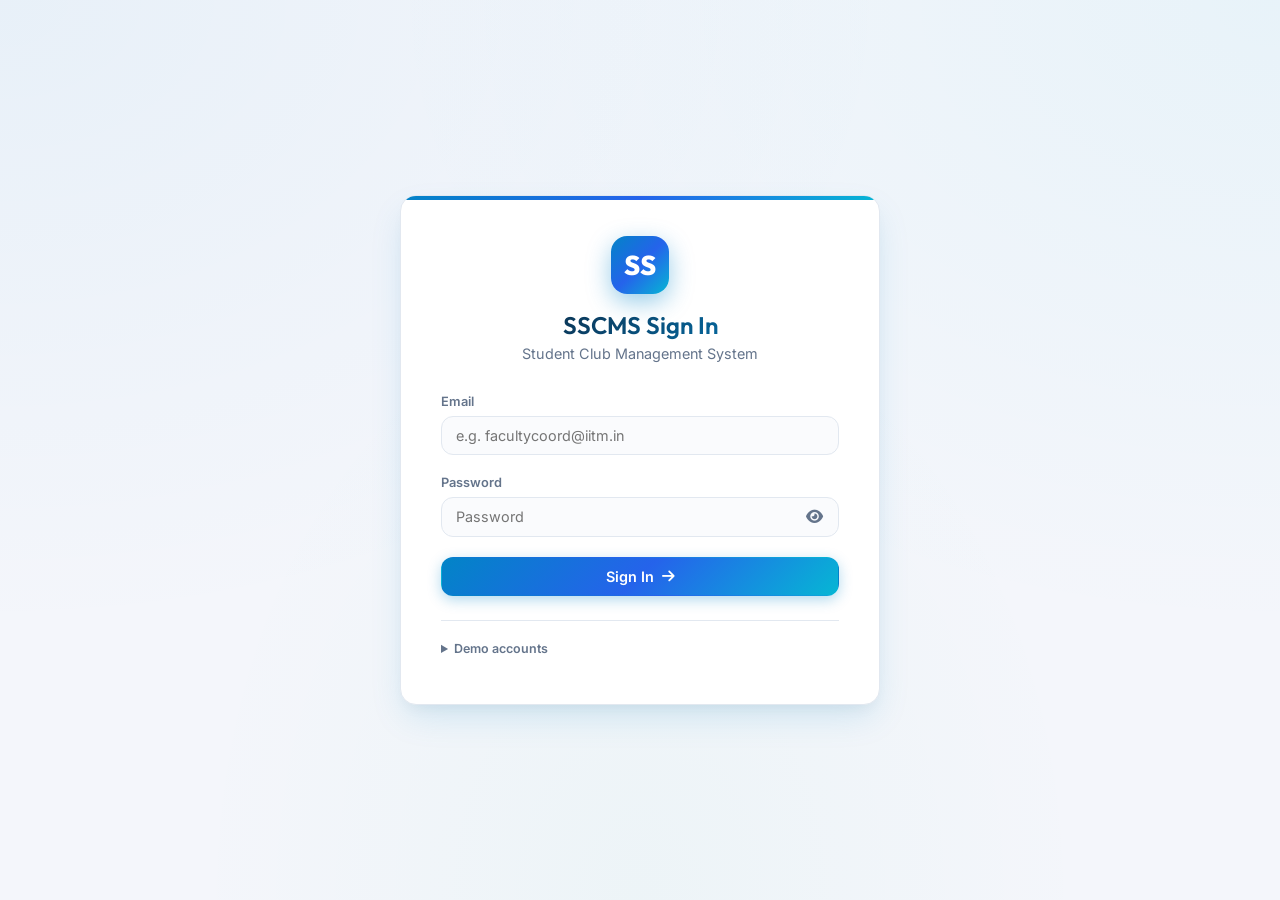
<file: Frontend/index.html>
<!DOCTYPE html>
<html lang="en">

<head>
    <meta charset="UTF-8">
    <meta name="viewport" content="width=device-width, initial-scale=1.0">
    <title>SSCMS - Sign In</title>
    <script>
        // Computes a correct <base> from the actual URL instead of a hardcoded
        // absolute path, so relative script/asset paths resolve whether this
        // file is opened directly (file://) or through a static server that
        // redirects "/index.html" to a clean URL without the filename.
        (function () {
            var href = window.location.href.split(/[?#]/)[0];
            var dir = href.endsWith(".html") ? href.substring(0, href.lastIndexOf("/") + 1) : (href.endsWith("/") ? href : href + "/");
            var base = document.createElement("base");
            base.href = dir;
            document.head.appendChild(base);
        })();
    </script>
    <link rel="preconnect" href="https://fonts.googleapis.com">
    <link rel="preconnect" href="https://fonts.gstatic.com" crossorigin>
    <link
        href="https://fonts.googleapis.com/css2?family=Inter:wght@300;400;500;600;700&family=Outfit:wght@400;500;600;700;800&display=swap"
        rel="stylesheet">
    <link rel="stylesheet" href="https://cdnjs.cloudflare.com/ajax/libs/font-awesome/6.4.0/css/all.min.css">
    <link rel="stylesheet" href="shared/css/variables.css">
    <style>
        body {
            display: flex;
            align-items: center;
            justify-content: center;
            padding: 2rem;
        }

        .login-card {
            width: 100%;
            max-width: 480px;
            background-color: var(--bg-card);
            border: 1.5px solid var(--border-color);
            border-radius: var(--border-radius-lg);
            box-shadow: var(--shadow-premium);
            padding: 2.5rem;
            position: relative;
            overflow: hidden;
        }

        .login-card::before {
            content: '';
            position: absolute;
            top: 0;
            left: 0;
            right: 0;
            height: 4px;
            background: var(--grad-primary);
        }

        .login-header {
            text-align: center;
            margin-bottom: 2rem;
        }

        .login-header .logo-icon {
            width: 58px;
            height: 58px;
            margin: 0 auto 1rem;
            font-size: 1.7rem;
            border-radius: 16px;
            box-shadow: 0 8px 24px rgba(2, 132, 199, 0.4);
        }

        .login-header h1 {
            font-size: 1.5rem;
            background: linear-gradient(135deg, #0f172a 0%, #0284c7 100%);
            -webkit-background-clip: text;
            -webkit-text-fill-color: transparent;
        }

        .login-header p {
            color: var(--text-muted);
            font-size: 0.9rem;
            margin-top: 0.35rem;
        }

        .role-grid {
            display: grid;
            gap: 0.75rem;
            margin-bottom: 1.5rem;
        }

        .role-option {
            display: flex;
            align-items: center;
            gap: 0.85rem;
            padding: 0.9rem 1rem;
            border: 1.5px solid var(--border-color);
            border-radius: var(--border-radius-md);
            cursor: pointer;
            transition: var(--transition);
        }

        .role-option:hover {
            border-color: var(--primary);
            background-color: var(--primary-light);
            transform: translateX(3px);
        }

        .role-option.selected {
            border-color: var(--primary);
            background: linear-gradient(135deg, rgba(2, 132, 199, 0.1) 0%, rgba(6, 182, 212, 0.1) 100%);
            box-shadow: 0 4px 14px rgba(2, 132, 199, 0.15);
        }

        .role-option input {
            accent-color: var(--primary);
            width: 16px;
            height: 16px;
        }

        .role-option i {
            width: 24px;
            text-align: center;
            color: var(--primary);
            font-size: 1.15rem;
        }

        .role-option-label {
            font-weight: 600;
            font-size: 0.9rem;
        }

        #login-error {
            display: none;
            color: var(--danger);
            font-size: 0.82rem;
            margin-bottom: 1rem;
        }

        .demo-accounts {
            margin-top: 1.5rem;
            padding-top: 1.25rem;
            border-top: 1px solid var(--border-color);
            font-size: 0.78rem;
            color: var(--text-muted);
        }

        .demo-accounts summary {
            cursor: pointer;
            font-weight: 600;
            margin-bottom: 0.5rem;
        }

        .demo-accounts code {
            font-size: 0.76rem;
        }

        .demo-accounts table {
            width: 100%;
            border-collapse: collapse;
            margin-top: 0.5rem;
        }

        .demo-accounts td {
            padding: 0.25rem 0.4rem;
            border-bottom: 1px solid var(--border-color);
        }

        #login-submit[disabled] {
            opacity: 0.65;
            cursor: not-allowed;
        }
    </style>
</head>

<body>
    <div class="login-card">
        <div class="login-header">
            <div class="logo-icon">SS</div>
            <h1>SSCMS Sign In</h1>
            <p>Student Club Management System</p>
        </div>

        <form id="login-form">
            <div class="form-group">
                <label class="form-label" for="login-email">Email</label>
                <input type="email" id="login-email" class="form-input" placeholder="e.g. facultycoord@iitm.in" required>
            </div>
            <div class="form-group">
                <label class="form-label" for="login-password">Password</label>
                <div class="password-input-wrap">
                    <input type="password" id="login-password" class="form-input" placeholder="Password" required>
                    <button type="button" class="toggle-password-btn" id="toggle-login-password" title="Show/Hide password" aria-label="Toggle password visibility">
                        <i class="fa-solid fa-eye"></i>
                    </button>
                </div>
            </div>

            <p id="login-error"></p>

            <button type="submit" id="login-submit" class="btn btn-primary" style="width: 100%;">
                Sign In <i class="fa-solid fa-arrow-right"></i>
            </button>
        </form>

        <details class="demo-accounts">
            <summary>Demo accounts</summary>
            <table>
                <tr><td>Faculty Coordinator</td><td><code>facultycoord@iitm.in</code></td><td><code>faculty123</code></td></tr>
                <tr><td>Club President</td><td><code>studentpresident@iitm.in</code></td><td><code>president123</code></td></tr>
                <tr><td>Club Head (Dance Club)</td><td><code>danceclub@iitm.in</code></td><td><code>danceclub123</code></td></tr>
                <tr><td>Student</td><td><code>stu-001@iitm.in</code></td><td><code>student@123</code></td></tr>
            </table>
        </details>
    </div>

    <script src="shared/js/api-config.js"></script>
    <script src="shared/js/api.js"></script>
    <script src="shared/js/session.js"></script>
    <script>
        const DASHBOARD_PATHS = {
            president: "president_dashboard/index.html",
            facultycoordinator: "faculty_coordinator_dashboard/index.html",
            clubhead: "club_head_dashboard/index.html",
            user: "user_dashboard/index.html"
        };

        // If a valid session already exists (e.g. the user refreshed while
        // logged in and landed back here, or opened a stale login bookmark),
        // bounce them straight to their dashboard instead of showing the form.
        const existingSession = (typeof getSession === "function") ? getSession() : null;
        if (existingSession && existingSession.token) {
            const target = DASHBOARD_PATHS[existingSession.role] || DASHBOARD_PATHS.user;
            window.location.replace(target);
        }

        const form = document.getElementById("login-form");
        const errorEl = document.getElementById("login-error");
        const submitBtn = document.getElementById("login-submit");

        // Password visibility toggle
        const togglePwBtn = document.getElementById("toggle-login-password");
        const pwInput = document.getElementById("login-password");
        if (togglePwBtn && pwInput) {
            togglePwBtn.addEventListener("click", () => {
                const isPw = pwInput.type === "password";
                pwInput.type = isPw ? "text" : "password";
                togglePwBtn.innerHTML = isPw ? '<i class="fa-solid fa-eye-slash"></i>' : '<i class="fa-solid fa-eye"></i>';
            });
        }

        form.addEventListener("submit", async (e) => {
            e.preventDefault();
            errorEl.style.display = "none";
            const email = document.getElementById("login-email").value.trim();
            const password = document.getElementById("login-password").value;

            submitBtn.disabled = true;
            submitBtn.innerHTML = "Signing in&hellip;";
            try {
                const loginResponse = await Api.login(email, password);
                const session = establishSessionFromLogin(loginResponse);
                window.location.href = DASHBOARD_PATHS[session.role] || DASHBOARD_PATHS.user;
            } catch (err) {
                errorEl.textContent = err.detail || "Invalid email or password.";
                errorEl.style.display = "block";
                submitBtn.disabled = false;
                submitBtn.innerHTML = "Sign In <i class=\"fa-solid fa-arrow-right\"></i>";
            }
        });
    </script>
</body>

</html>
</file>
<file: Frontend/shared/css/variables.css>
/* Custom CSS for Club President Portal - SSCMS */

/* Reset & Variable Declarations */
:root {
    --primary: #0284c7;
    --primary-hover: #0369a1;
    --primary-light: rgba(2, 132, 199, 0.08);
    --primary-glow: rgba(2, 132, 199, 0.25);
    
    --grad-primary: linear-gradient(135deg, #0284c7 0%, #2563eb 50%, #06b6d4 100%);
    --grad-emerald: linear-gradient(135deg, #10b981 0%, #059669 100%);
    --grad-amber: linear-gradient(135deg, #f59e0b 0%, #d97706 100%);
    --grad-rose: linear-gradient(135deg, #f43f5e 0%, #e11d48 100%);
    --grad-cyan: linear-gradient(135deg, #06b6d4 0%, #0284c7 100%);
    --grad-purple: linear-gradient(135deg, #0369a1 0%, #1d4ed8 100%);
    --grad-sunset: linear-gradient(135deg, #ff5e62 0%, #ff9966 100%);
    
    --bg-main: #f4f6fb;
    --bg-card: #ffffff;
    --bg-sidebar: #ffffff;
    
    --border-color: #e2e8f0;
    --border-hover: #cbd5e1;
    
    --text-main: #0f172a;
    --text-muted: #64748b;
    --text-on-primary: #ffffff;
    
    --success: #10b981;
    --success-light: #ecfdf5;
    --warning: #f59e0b;
    --warning-light: #fffbeb;
    --danger: #ef4444;
    --danger-light: #fef2f2;
    --info: #06b6d4;
    --info-light: #ecfeff;
    
    /* Layout */
    --sidebar-width: 260px;
    --header-height: 80px;
    --border-radius-sm: 8px;
    --border-radius-md: 12px;
    --border-radius-lg: 16px;
    
    /* Shadows & Transitions */
    --shadow-sm: 0 2px 5px rgba(0, 0, 0, 0.03);
    --shadow-md: 0 6px 15px -3px rgba(2, 132, 199, 0.08), 0 2px 6px -2px rgba(0, 0, 0, 0.04);
    --shadow-lg: 0 12px 25px -4px rgba(2, 132, 199, 0.12), 0 4px 10px -4px rgba(0, 0, 0, 0.04);
    --shadow-premium: 0 15px 35px -5px rgba(2, 132, 199, 0.15), 0 8px 15px -6px rgba(0, 0, 0, 0.06);
    --transition: all 0.25s cubic-bezier(0.4, 0, 0.2, 1);
}

* {
    margin: 0;
    padding: 0;
    box-sizing: border-box;
    font-family: 'Inter', sans-serif;
}

body {
    background: radial-gradient(at 0% 0%, rgba(2, 132, 199, 0.05) 0px, transparent 50%),
                radial-gradient(at 100% 0%, rgba(6, 182, 212, 0.05) 0px, transparent 50%),
                radial-gradient(at 50% 100%, rgba(16, 185, 129, 0.03) 0px, transparent 50%),
                var(--bg-main);
    color: var(--text-main);
    min-height: 100vh;
    display: flex;
    overflow-x: hidden;
}

h1, h2, h3, h4, h5, h6 {
    font-family: 'Outfit', sans-serif;
    color: var(--text-main);
    font-weight: 600;
}

button, input, select, textarea {
    font-family: inherit;
    outline: none;
}

/* Layout Shell */
.app-container {
    display: flex;
    width: 100%;
    min-height: 100vh;
}

/* Sidebar navigation */
.sidebar {
    width: var(--sidebar-width);
    background-color: var(--bg-sidebar);
    border-right: 1px solid var(--border-color);
    display: flex;
    flex-direction: column;
    height: 100vh;
    position: fixed;
    left: 0;
    top: 0;
    z-index: 100;
    padding: 1.5rem 1.25rem;
    transition: var(--transition);
    box-shadow: 4px 0 20px rgba(0, 0, 0, 0.02);
}

.logo-section {
    display: flex;
    align-items: center;
    gap: 0.75rem;
    padding: 0.5rem;
    margin-bottom: 2rem;
}

.logo-icon {
    width: 44px;
    height: 44px;
    background: var(--grad-primary);
    color: white;
    border-radius: 12px;
    display: flex;
    align-items: center;
    justify-content: center;
    font-weight: 800;
    font-family: 'Outfit', sans-serif;
    font-size: 1.35rem;
    box-shadow: 0 6px 18px rgba(2, 132, 199, 0.35);
}

.logo-text {
    font-size: 1.25rem;
    font-weight: 700;
    font-family: 'Outfit', sans-serif;
    letter-spacing: -0.5px;
    display: flex;
    flex-direction: column;
    background: linear-gradient(135deg, #0f172a 0%, #0369a1 100%);
    -webkit-background-clip: text;
    -webkit-text-fill-color: transparent;
}

.badge-role {
    font-size: 0.7rem;
    background: linear-gradient(135deg, rgba(2, 132, 199, 0.12) 0%, rgba(6, 182, 212, 0.12) 100%);
    color: var(--primary);
    padding: 2px 8px;
    border-radius: 20px;
    width: max-content;
    margin-top: 2px;
    font-weight: 600;
    border: 1px solid rgba(2, 132, 199, 0.2);
}

.nav-menu {
    list-style: none;
    display: flex;
    flex-direction: column;
    gap: 0.45rem;
    flex-grow: 1;
}

.nav-item {
    width: 100%;
}

.nav-link {
    display: flex;
    align-items: center;
    gap: 0.85rem;
    padding: 0.85rem 1rem;
    color: var(--text-muted);
    text-decoration: none;
    border-radius: var(--border-radius-md);
    font-weight: 500;
    font-size: 0.95rem;
    transition: var(--transition);
    cursor: pointer;
    border: 1px solid transparent;
}

.nav-link i {
    font-size: 1.15rem;
    width: 22px;
    text-align: center;
    transition: var(--transition);
}

.nav-link:hover {
    background-color: var(--primary-light);
    color: var(--primary);
    transform: translateX(3px);
}

.nav-link.active {
    background: linear-gradient(135deg, rgba(2, 132, 199, 0.12) 0%, rgba(6, 182, 212, 0.12) 100%);
    color: var(--primary);
    font-weight: 600;
    border: 1px solid rgba(2, 132, 199, 0.2);
    box-shadow: 0 4px 12px rgba(2, 132, 199, 0.08);
}

.nav-link.active i {
    color: var(--primary);
    transform: scale(1.1);
}

/* User Card */
.user-profile-card {
    margin-top: auto;
    padding: 0.85rem;
    background-color: #f8fafc;
    border-radius: var(--border-radius-md);
    display: flex;
    align-items: center;
    gap: 0.75rem;
    border: 1px solid var(--border-color);
}

.user-avatar {
    width: 40px;
    height: 40px;
    border-radius: 50%;
    background: var(--grad-primary);
    color: white;
    display: flex;
    align-items: center;
    justify-content: center;
    font-weight: 600;
    font-size: 0.95rem;
    box-shadow: 0 2px 8px rgba(2, 132, 199, 0.25);
}

.user-info {
    flex-grow: 1;
    overflow: hidden;
}

.user-name {
    font-size: 0.9rem;
    font-weight: 600;
    color: var(--text-main);
    white-space: nowrap;
    overflow: hidden;
    text-overflow: ellipsis;
}

.user-role {
    font-size: 0.75rem;
    color: var(--text-muted);
}

.logout-btn {
    color: var(--text-muted);
    background: none;
    border: none;
    cursor: pointer;
    transition: var(--transition);
    font-size: 1.05rem;
}

.logout-btn:hover {
    color: var(--danger);
}

.profile-icon-btn {
    color: var(--text-muted);
    background: none;
    border: none;
    cursor: pointer;
    transition: var(--transition);
    font-size: 1.05rem;
}

.profile-icon-btn:hover {
    color: var(--primary);
}

/* Main Content Area */
.main-wrapper {
    margin-left: var(--sidebar-width);
    flex-grow: 1;
    min-height: 100vh;
    display: flex;
    flex-direction: column;
    padding: 1.5rem 2.5rem;
    transition: var(--transition);
}

/* Header */
.top-header {
    height: var(--header-height);
    display: flex;
    align-items: center;
    justify-content: space-between;
    margin-bottom: 2rem;
    border-bottom: 1px solid var(--border-color);
    padding-bottom: 1rem;
}

.header-title-container h1 {
    font-size: 1.85rem;
    font-weight: 700;
    margin-bottom: 0.25rem;
    background: linear-gradient(135deg, #1e293b 0%, #4f46e5 50%, #7c3aed 100%);
    -webkit-background-clip: text;
    -webkit-text-fill-color: transparent;
}

.header-title-container p {
    font-size: 0.9rem;
    color: var(--text-muted);
}

.header-actions {
    display: flex;
    align-items: center;
    gap: 1.25rem;
}

.search-box {
    position: relative;
    width: 300px;
}

.search-box i {
    position: absolute;
    left: 1rem;
    top: 50%;
    transform: translateY(-50%);
    color: var(--text-muted);
    font-size: 0.9rem;
}

.search-box input {
    width: 100%;
    padding: 0.7rem 1rem 0.7rem 2.5rem;
    background-color: var(--bg-card);
    border: 1.5px solid var(--border-color);
    border-radius: var(--border-radius-md);
    font-size: 0.9rem;
    color: var(--text-main);
    transition: var(--transition);
    box-shadow: var(--shadow-sm);
}

.search-box input:focus {
    border-color: var(--primary);
    box-shadow: 0 0 0 3.5px var(--primary-glow);
}

/* Tab Switching Pane */
.tab-pane {
    display: none;
    animation: fadeIn 0.3s ease-in-out;
}

.tab-pane.active {
    display: block;
}

@keyframes fadeIn {
    from { opacity: 0; transform: translateY(4px); }
    to { opacity: 1; transform: translateY(0); }
}

/* Buttons */
.btn {
    display: inline-flex;
    align-items: center;
    justify-content: center;
    gap: 0.5rem;
    padding: 0.65rem 1.25rem;
    border-radius: var(--border-radius-md);
    font-size: 0.9rem;
    font-weight: 600;
    cursor: pointer;
    transition: var(--transition);
    border: 1px solid transparent;
}

.btn-primary {
    background: var(--grad-primary);
    color: var(--text-on-primary);
    box-shadow: 0 4px 14px rgba(2, 132, 199, 0.3);
}

.btn-primary:hover {
    transform: translateY(-2px);
    box-shadow: 0 6px 20px rgba(2, 132, 199, 0.4);
    opacity: 0.95;
}

.btn-secondary {
    background-color: var(--bg-card);
    color: var(--text-main);
    border-color: var(--border-color);
    box-shadow: var(--shadow-sm);
}

.btn-secondary:hover {
    border-color: var(--primary);
    background-color: var(--primary-light);
    color: var(--primary);
    transform: translateY(-1px);
}

.btn-sm {
    padding: 0.45rem 0.9rem;
    font-size: 0.825rem;
}

.btn-text {
    background: none;
    border: none;
    padding: 0;
    color: var(--primary);
    font-weight: 600;
}

.btn-text:hover {
    text-decoration: underline;
}

/* Badges */
.badge {
    display: inline-block;
    padding: 0.3rem 0.7rem;
    font-size: 0.75rem;
    font-weight: 600;
    border-radius: 20px;
    text-transform: capitalize;
    letter-spacing: 0.3px;
}

.badge-success { background: linear-gradient(135deg, #ecfdf5 0%, #d1fae5 100%); color: #047857; border: 1px solid rgba(16, 185, 129, 0.25); }
.badge-warning { background: linear-gradient(135deg, #fffbeb 0%, #fef3c7 100%); color: #b45309; border: 1px solid rgba(245, 158, 11, 0.25); }
.badge-danger { background: linear-gradient(135deg, #fef2f2 0%, #fee2e2 100%); color: #b91c1c; border: 1px solid rgba(239, 68, 68, 0.25); }
.badge-info { background: linear-gradient(135deg, #ecfeff 0%, #cffaff 100%); color: #0e7490; border: 1px solid rgba(6, 182, 212, 0.25); }
.badge-indigo { background: linear-gradient(135deg, #e0f2fe 0%, #bae6fd 100%); color: #0369a1; border: 1px solid rgba(2, 132, 199, 0.25); }
.badge-emerald { background: linear-gradient(135deg, #ecfdf5 0%, #d1fae5 100%); color: #047857; border: 1px solid rgba(16, 185, 129, 0.25); }

/* Domain badges — one distinct color per recruitment domain slot, reused
   consistently anywhere a domain name/title is shown (Manage Members roster,
   task-allocation volunteer dropdowns, volunteer application tables). */
.badge-domain-1 { background-color: #f3e8ff; color: #7c3aed; }
.badge-domain-2 { background-color: #f0fdfa; color: #0d9488; }
.badge-domain-3 { background-color: #fdf2f8; color: #db2777; }
.badge-domain-4 { background-color: #fff7ed; color: #ea580c; }
.badge-domain-5 { background-color: #eff6ff; color: #2563eb; }
.badge-domain-6 { background-color: #f7fee7; color: #65a30d; }

/* Table general */
.table-responsive {
    overflow-x: auto;
    width: 100%;
}

.table {
    width: 100%;
    border-collapse: collapse;
    text-align: left;
}

.table th {
    padding: 0.85rem 1rem;
    font-size: 0.8rem;
    text-transform: uppercase;
    color: var(--text-muted);
    font-weight: 600;
    letter-spacing: 0.5px;
    border-bottom: 1px solid var(--border-color);
    background-color: #fafbfd;
}

.table td {
    padding: 1rem;
    font-size: 0.875rem;
    border-bottom: 1px solid var(--border-color);
    color: var(--text-main);
}

.table tr:hover td {
    background-color: #fafafa;
}

.text-right { text-align: right; }

.table-actions {
    display: flex;
    gap: 0.5rem;
    justify-content: flex-end;
}

.action-btn {
    background: none;
    border: none;
    cursor: pointer;
    font-size: 1rem;
    width: 28px;
    height: 28px;
    border-radius: 6px;
    display: flex;
    align-items: center;
    justify-content: center;
    transition: var(--transition);
}

.action-btn-edit { color: var(--primary); }
.action-btn-edit:hover { background-color: var(--primary-light); }
.action-btn-delete { color: var(--danger); }
.action-btn-delete:hover { background-color: var(--danger-light); }
.action-btn-success { color: var(--success); }
.action-btn-success:hover { background-color: var(--success-light); }
.action-btn-warning { color: var(--warning); }
.action-btn-warning:hover { background-color: var(--warning-light); }

/* Modals Overlay & Body */
.modal-overlay {
    position: fixed;
    top: 0;
    left: 0;
    width: 100vw;
    height: 100vh;
    background-color: rgba(15, 23, 42, 0.4);
    backdrop-filter: blur(4px);
    z-index: 1000;
    display: none;
    align-items: center;
    justify-content: center;
    opacity: 0;
    transition: opacity 0.25s ease;
}

.modal-overlay.active {
    display: flex;
    opacity: 1;
}

.modal {
    background-color: var(--bg-card);
    border-radius: var(--border-radius-lg);
    box-shadow: 0 20px 25px -5px rgba(0, 0, 0, 0.1), 0 10px 10px -5px rgba(0, 0, 0, 0.04);
    width: 90%;
    max-width: 520px;
    max-height: 90vh;
    display: flex;
    flex-direction: column;
    overflow: hidden;
    transform: translateY(20px);
    transition: transform 0.25s cubic-bezier(0.4, 0, 0.2, 1);
}

.modal-overlay.active .modal {
    transform: translateY(0);
}

.modal-header {
    padding: 1.25rem 1.5rem;
    border-bottom: 1px solid var(--border-color);
    display: flex;
    justify-content: space-between;
    align-items: center;
    flex-shrink: 0;
}

.modal-header h3 {
    font-size: 1.15rem;
    font-weight: 600;
}

.btn-close {
    background: none;
    border: none;
    font-size: 1.5rem;
    cursor: pointer;
    color: var(--text-muted);
    transition: var(--transition);
}

.btn-close:hover {
    color: var(--danger);
}

.modal-body {
    padding: 1.5rem;
    overflow-y: auto;
    max-height: calc(90vh - 80px);
}

.modal-actions {
    flex-shrink: 0;
    margin-top: 1rem;
}

/* Password Input Toggle */
.password-input-wrap {
    position: relative;
    display: flex;
    align-items: center;
    width: 100%;
}

.password-input-wrap .form-input,
.password-input-wrap .form-control {
    padding-right: 2.75rem !important;
}

.toggle-password-btn {
    position: absolute;
    right: 0.75rem;
    background: none;
    border: none;
    color: var(--text-muted);
    cursor: pointer;
    font-size: 0.95rem;
    padding: 0.25rem;
    display: flex;
    align-items: center;
    justify-content: center;
    transition: color 0.15s ease;
    z-index: 2;
}

.toggle-password-btn:hover {
    color: var(--primary);
}

.form-group {
    margin-bottom: 1.25rem;
    display: flex;
    flex-direction: column;
    gap: 0.4rem;
}

.form-label {
    font-size: 0.8rem;
    font-weight: 600;
    color: var(--text-muted);
}

.form-input {
    width: 100%;
    padding: 0.65rem 0.85rem;
    border: 1px solid var(--border-color);
    border-radius: var(--border-radius-md);
    background-color: #fafbfd;
    font-size: 0.9rem;
    transition: var(--transition);
}

.form-input:focus {
    background-color: var(--bg-card);
    border-color: var(--primary);
    box-shadow: 0 0 0 3px var(--primary-glow);
}

.textarea-small {
    height: 80px;
    resize: none;
}

.form-grid {
    display: grid;
    grid-template-columns: 1fr 1fr;
    gap: 1rem;
}

.checkbox-grid {
    display: grid;
    grid-template-columns: 1fr 1fr;
    gap: 0.75rem;
    background-color: var(--bg-main);
    padding: 0.85rem;
    border-radius: var(--border-radius-md);
    border: 1px solid var(--border-color);
}

.checkbox-label {
    display: flex;
    align-items: center;
    gap: 0.5rem;
    font-size: 0.8rem;
    color: var(--text-main);
    cursor: pointer;
}

.checkbox-label input[type="checkbox"] {
    accent-color: var(--primary);
    width: 15px;
    height: 15px;
}

.modal-actions {
    display: flex;
    justify-content: flex-end;
    gap: 0.75rem;
    margin-top: 1.5rem;
}

/* Toast Messages */
.toast-container {
    position: fixed;
    top: 20px;
    right: 20px;
    z-index: 2000;
    display: flex;
    flex-direction: column;
    gap: 0.5rem;
}

.toast {
    background-color: var(--bg-card);
    color: var(--text-main);
    padding: 0.85rem 1.25rem;
    border-radius: var(--border-radius-md);
    box-shadow: 0 10px 15px -3px rgba(0, 0, 0, 0.1), 0 4px 6px -4px rgba(0, 0, 0, 0.1);
    display: flex;
    align-items: center;
    gap: 0.75rem;
    border-left: 4px solid var(--primary);
    font-size: 0.875rem;
    font-weight: 500;
    min-width: 260px;
    animation: slideIn 0.25s cubic-bezier(0.4, 0, 0.2, 1);
}

.toast.success { border-left-color: var(--success); }
.toast.warning { border-left-color: var(--warning); }
.toast.danger { border-left-color: var(--danger); }
.toast.info { border-left-color: var(--info); }

.toast i {
    font-size: 1.1rem;
}

.toast.success i { color: var(--success); }
.toast.warning i { color: var(--warning); }
.toast.danger i { color: var(--danger); }
.toast.info i { color: var(--info); }

.toast.fade-out {
    opacity: 0;
    transform: translateY(-10px);
    transition: opacity 0.3s ease, transform 0.3s ease;
}

@keyframes slideIn {
    from { transform: translateX(100%); opacity: 0; }
    to { transform: translateX(0); opacity: 1; }
}

/* Helper Utilities */
.mt-2 { margin-top: 0.75rem; }
.mt-3 { margin-top: 1.5rem; }
.mb-3 { margin-bottom: 1.5rem; }
</file>
<file: Frontend/faculty_coordinator_dashboard/styles.css>
@import url('../shared/css/variables.css');
@import url('../shared/css/dashboard.css');
@import url('../shared/css/inventory.css');
@import url('../shared/css/venues.css');
@import url('../shared/css/finances.css');
@import url('../shared/css/budgets.css');
@import url('../shared/css/proposals.css');
@import url('../shared/css/calendar.css');
@import url('../shared/css/overview.css');
</file>
<file: Frontend/President_Dashboard/styles.css>
@import url('../shared/css/variables.css');
@import url('../shared/css/dashboard.css');
@import url('../shared/css/inventory.css');
@import url('../shared/css/venues.css');
@import url('../shared/css/finances.css');
@import url('../shared/css/budgets.css');
@import url('../shared/css/proposals.css');
@import url('../shared/css/calendar.css');
@import url('../shared/css/overview.css');
</file>
